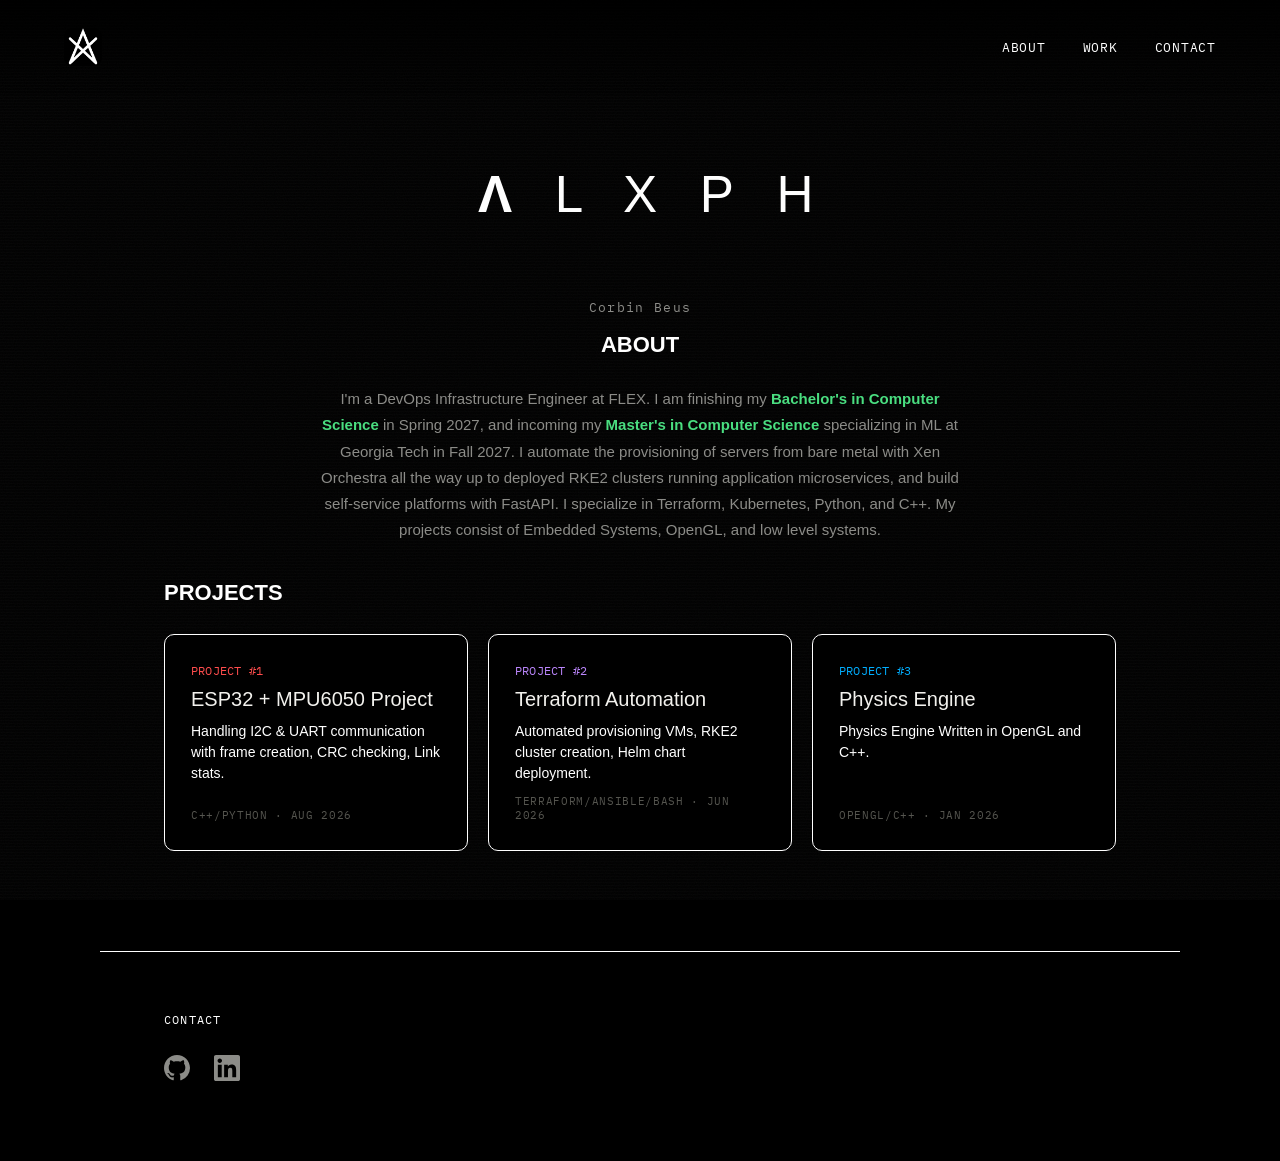
<file: index.html>
<!doctype html>
<html lang="en">
<head>
<meta charset="UTF-8">
<meta name="viewport" content="width=device-width, initial-scale=1.0">
<title>ΛLXPH</title>
<meta name="description" content="ΛLXPH — selected work">
<link rel="icon" href="assets/alephstar_preview.png" type="image/png">
<link rel="preconnect" href="https://fonts.googleapis.com">
<link rel="preconnect" href="https://fonts.gstatic.com" crossorigin>
<link href="https://fonts.googleapis.com/css2?family=IBM+Plex+Mono:wght@400;500&display=swap" rel="stylesheet">
<link rel="stylesheet" href="style.css">
</head>
<body>

<div class="scanlines" aria-hidden="true"></div>
<div class="grain" aria-hidden="true"></div>

<header class="site-header">
  <a href="index.html" class="mark"><img src="assets/alephstar_preview.png" alt="ALEPHSTAR" class="mark-logo"></a>
  <nav>
    <a href="#about">About</a>
    <a href="#work">Work</a>
    <a href="#contact">Contact</a>
  </nav>
</header>

<section class="hero" id="top">
  <div class="hero-logo-wrap">
    <svg class="hero-logo" id="heroLogo" viewBox="0 0 1200 400" xmlns="http://www.w3.org/2000/svg" role="img" aria-label="ΛLXPH">
      <text y="240" font-family="Helvetica Neue, Arial, sans-serif" font-size="120" fill="#FFFFFF">
        <tspan x="220" font-weight="700">&#923;</tspan>
        <tspan x="400" font-weight="200">L</tspan>
        <tspan x="560" font-weight="200">X</tspan>
        <tspan x="740" font-weight="200">P</tspan>
        <tspan x="920" font-weight="200">H</tspan>
      </text>
    </svg>
    <div class="shooting-star" aria-hidden="true">
      <svg class="star-trail-svg" viewBox="0 0 900 200" preserveAspectRatio="none">
        <path class="star-trail-path" d="M0,120 C250,-30 650,-40 900,60" pathLength="100" />
      </svg>
      <svg class="star-burst-svg" viewBox="-16 -16 32 32">
        <line x1="0" y1="-13" x2="0" y2="13" />
        <line x1="-11.3" y1="-6.5" x2="11.3" y2="6.5" />
        <line x1="-11.3" y1="6.5" x2="11.3" y2="-6.5" />
      </svg>
    </div>
  </div>
  <p class="hero-subtitle">Corbin Beus</p>
</section>

<main>
  <section class="about" id="about">
    <p class="section-label section-title">About</p>

    <p class="about-lead">
      I'm a DevOps Infrastructure Engineer at FLEX. I am finishing my
      <span class="about-highlight">Bachelor's in Computer Science</span> in Spring 2027, and incoming my
      <span class="about-highlight">Master's in Computer Science</span> specializing in ML at Georgia
      Tech in Fall 2027. I automate
      the provisioning of servers from bare metal with Xen Orchestra all the way up to deployed
      RKE2 clusters running application microservices, and build self-service platforms with FastAPI.
      I specialize in Terraform, Kubernetes, Python, and C++. My projects consist of Embedded Systems,
      OpenGL, and low level systems.
    </p>
  </section>

  <section class="work" id="work">
    <p class="section-label section-title">Projects</p>

    <div class="grid" id="grid">

      <a class="card card-red" href="project-esp32-mpu6050.html" data-reveal>
        <p class="card-path">Project #1</p>
        <h3 class="card-title">ESP32 + MPU6050 Project</h3>
        <p class="card-desc">Handling I2C & UART communication with frame creation, CRC checking, Link stats.</p>
        <span class="card-tag">C++/Python &middot; Aug 2026</span>
      </a>

      <a class="card card-purple" href="project-terraform-automation.html" data-reveal>
        <p class="card-path">Project #2</p>
        <h3 class="card-title">Terraform Automation</h3>
        <p class="card-desc">Automated provisioning VMs, RKE2 cluster creation, Helm chart deployment.</p>
        <span class="card-tag">Terraform/Ansible/Bash &middot; Jun 2026</span>
      </a>

      <a class="card" href="project-physics-engine.html" data-reveal>
        <p class="card-path">Project #3</p>
        <h3 class="card-title">Physics Engine</h3>
        <p class="card-desc">Physics Engine Written in OpenGL and C++.</p>
        <span class="card-tag">OpenGL/C++ &middot; Jan 2026</span>
      </a>

    </div>
  </section>
</main>

<footer id="contact">
  <p class="section-label">Contact</p>
  <div class="socials">
    <a href="https://github.com/PhysicistsOfDoom" target="_blank" rel="noopener" aria-label="GitHub">
      <svg viewBox="0 0 24 24" width="26" height="26" fill="currentColor" aria-hidden="true">
        <path d="M12 0C5.37 0 0 5.37 0 12c0 5.31 3.435 9.795 8.205 11.385.6.105.825-.255.825-.57 0-.285-.015-1.23-.015-2.235-3.015.555-3.795-.735-4.035-1.41-.135-.345-.72-1.41-1.23-1.695-.42-.225-1.02-.78-.015-.795.945-.015 1.62.87 1.845 1.23 1.08 1.815 2.805 1.305 3.495.99.105-.78.42-1.305.765-1.605-2.67-.3-5.46-1.335-5.46-5.925 0-1.305.465-2.385 1.23-3.225-.12-.3-.535-1.53.12-3.18 0 0 1.005-.315 3.3 1.23.96-.27 1.98-.405 3-.405s2.04.135 3 .405c2.295-1.56 3.3-1.23 3.3-1.23.66 1.65.24 2.88.12 3.18.765.84 1.23 1.905 1.23 3.225 0 4.605-2.805 5.625-5.475 5.925.435.375.81 1.095.81 2.22 0 1.605-.015 2.895-.015 3.3 0 .315.225.69.825.57A12.02 12.02 0 0024 12c0-6.63-5.37-12-12-12z"/>
      </svg>
    </a>
    <a href="https://www.linkedin.com/in/corbin-beus-a32230253/" target="_blank" rel="noopener" aria-label="LinkedIn">
      <svg viewBox="0 0 24 24" width="26" height="26" fill="currentColor" aria-hidden="true">
        <path d="M20.447 20.452h-3.554v-5.569c0-1.328-.027-3.037-1.852-3.037-1.853 0-2.136 1.445-2.136 2.939v5.667H9.351V9h3.414v1.561h.046c.477-.9 1.637-1.85 3.37-1.85 3.601 0 4.267 2.37 4.267 5.455v6.286zM5.337 7.433c-1.144 0-2.063-.926-2.063-2.065 0-1.138.92-2.063 2.063-2.063 1.14 0 2.064.925 2.064 2.063 0 1.139-.925 2.065-2.064 2.065zm1.782 13.019H3.555V9h3.564v11.452zM22.225 0H1.771C.792 0 0 .774 0 1.729v20.542C0 23.227.792 24 1.771 24h20.451C23.2 24 24 23.227 24 22.271V1.729C24 .774 23.2 0 22.222 0h.003z"/>
      </svg>
    </a>
  </div>
</footer>

<script src="script.js"></script>
</body>
</html>
</file>
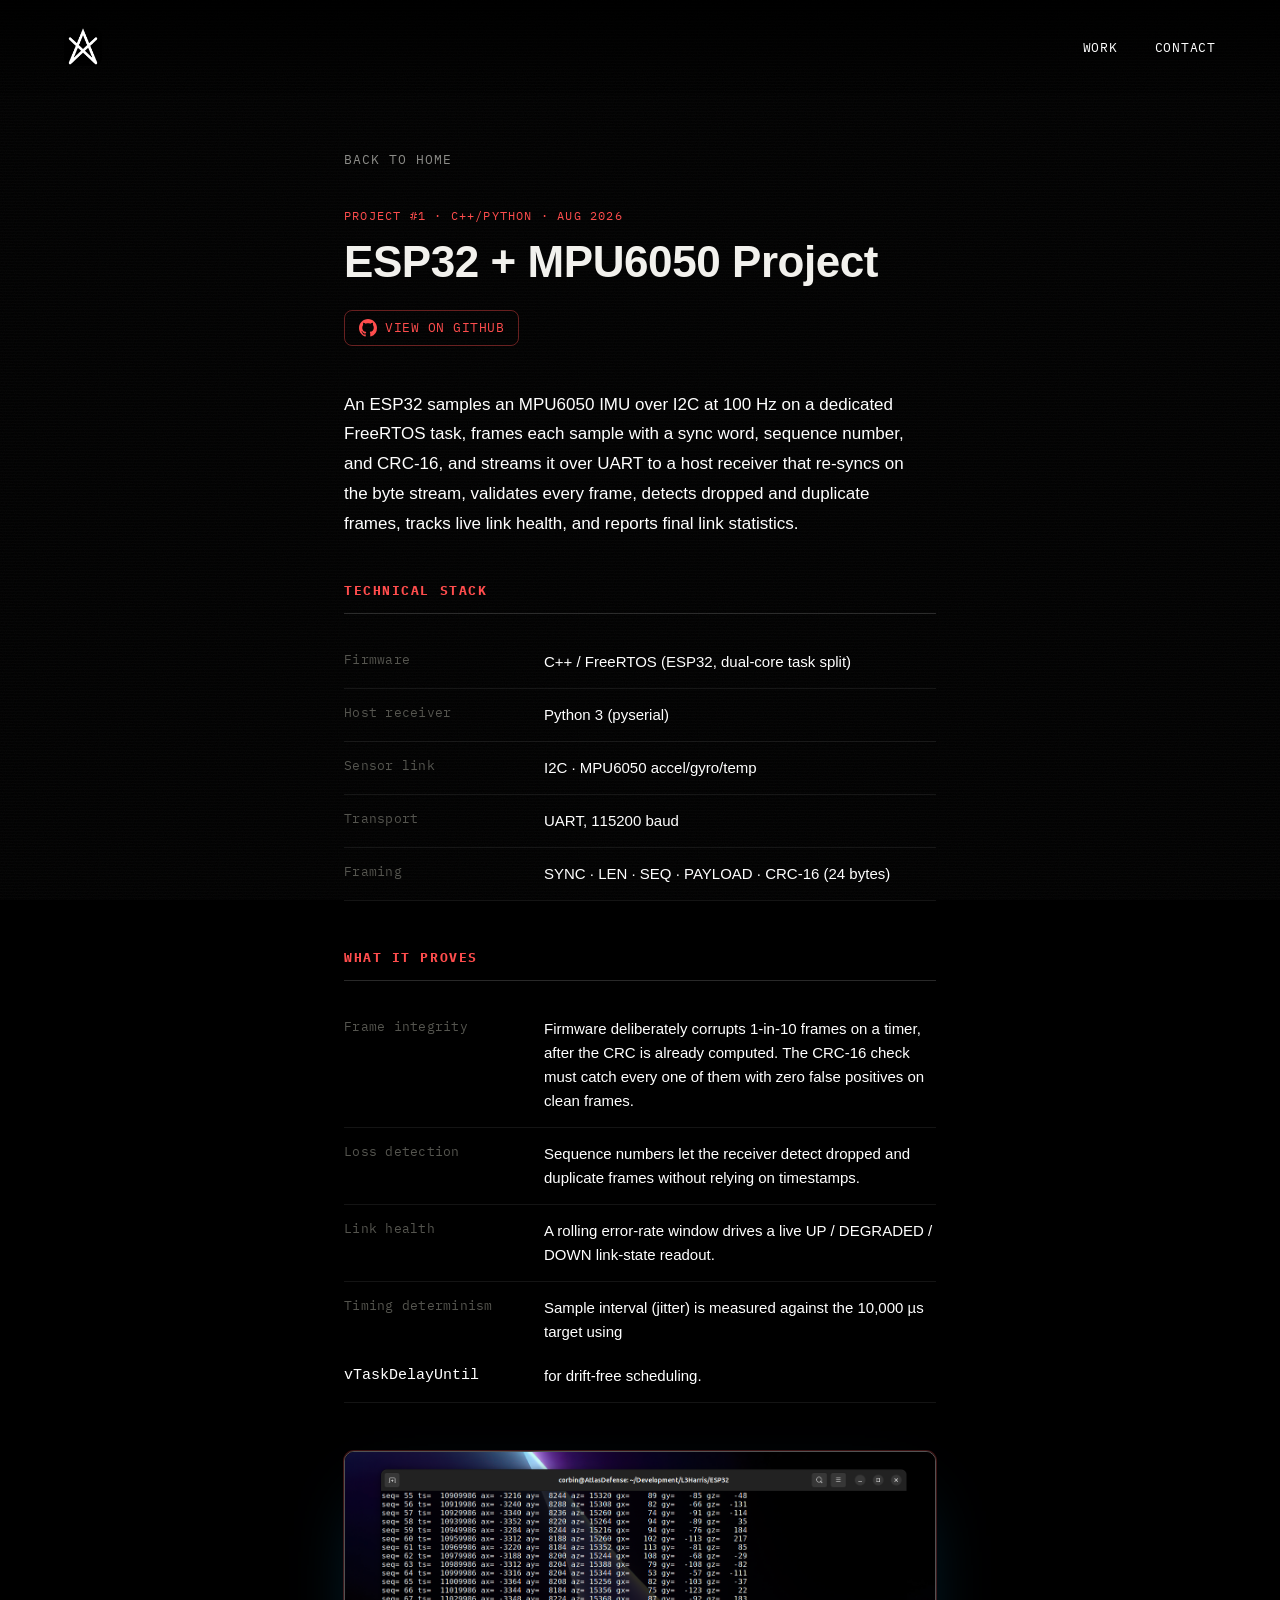
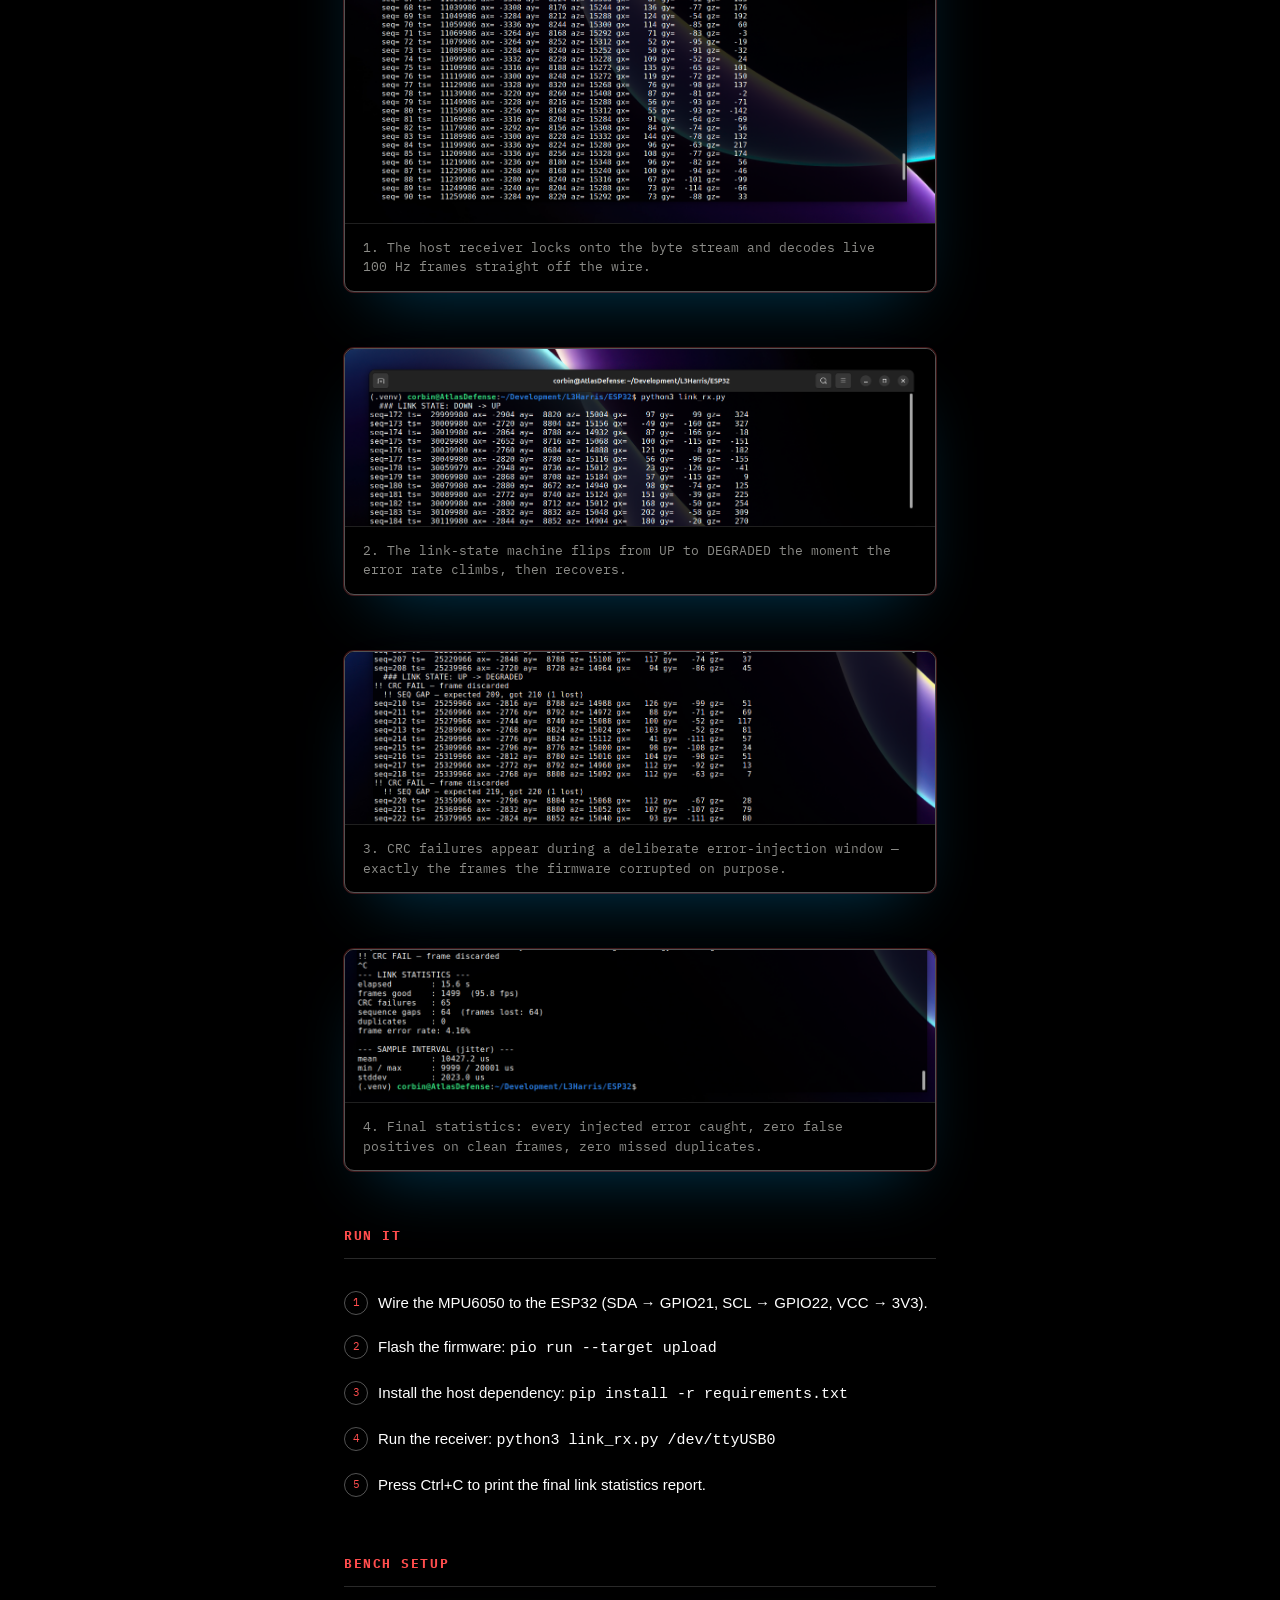
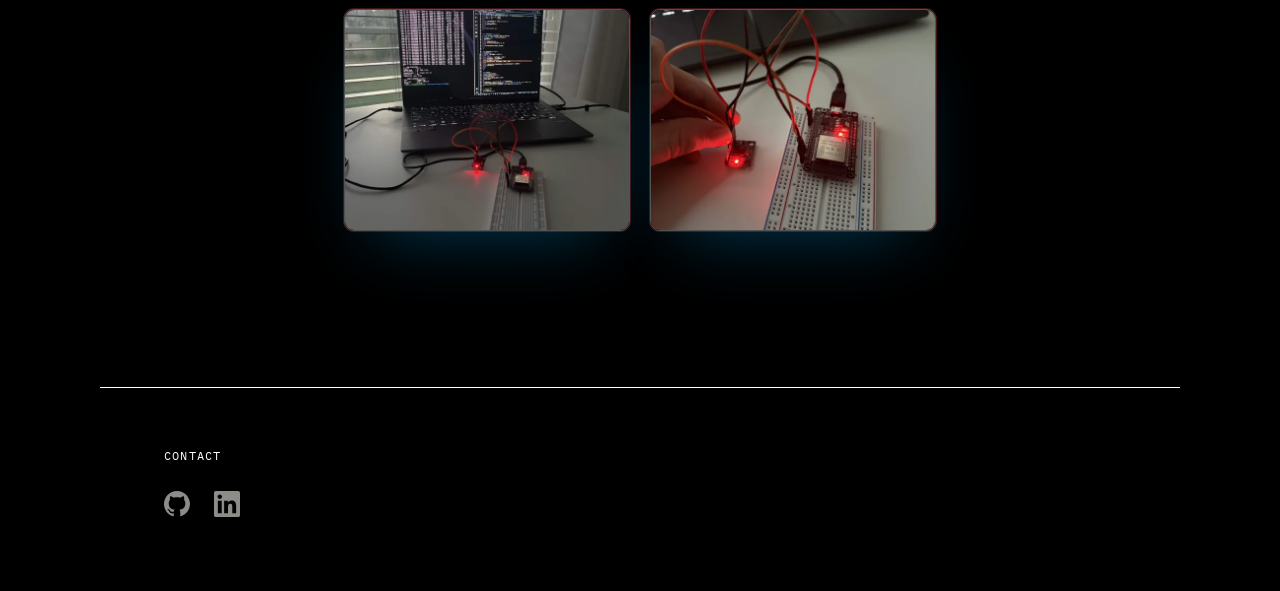
<file: project-esp32-mpu6050.html>
<!doctype html>
<html lang="en">
<head>
<meta charset="UTF-8">
<meta name="viewport" content="width=device-width, initial-scale=1.0">
<title>ESP32 + MPU6050 Project — ΛLXPH</title>
<meta name="description" content="Handling I2C & UART communication with frame creation, CRC checking, Link stats">
<link rel="icon" href="assets/alephstar_preview.png" type="image/png">
<link rel="preconnect" href="https://fonts.googleapis.com">
<link rel="preconnect" href="https://fonts.gstatic.com" crossorigin>
<link href="https://fonts.googleapis.com/css2?family=IBM+Plex+Mono:wght@400;500&display=swap" rel="stylesheet">
<link rel="stylesheet" href="style.css">
</head>
<body>

<div class="scanlines" aria-hidden="true"></div>
<div class="grain" aria-hidden="true"></div>

<header class="site-header">
  <a href="index.html" class="mark"><img src="assets/alephstar_preview.png" alt="ALEPHSTAR" class="mark-logo"></a>
  <nav>
    <a href="index.html#work">Work</a>
    <a href="index.html#contact">Contact</a>
  </nav>
</header>

<main class="doc doc-red">
  <a href="index.html" class="doc-back">Back to Home</a>

  <p class="doc-eyebrow">Project #1 &middot; C++/Python &middot; Aug 2026</p>
  <h1 class="doc-title">ESP32 + MPU6050 Project</h1>

  <a class="doc-repo-link" href="https://github.com/PhysicistsOfDoom/ESP32-MPU6050" target="_blank" rel="noopener">
    <svg viewBox="0 0 24 24" width="18" height="18" fill="currentColor" aria-hidden="true">
      <path d="M12 0C5.37 0 0 5.37 0 12c0 5.31 3.435 9.795 8.205 11.385.6.105.825-.255.825-.57 0-.285-.015-1.23-.015-2.235-3.015.555-3.795-.735-4.035-1.41-.135-.345-.72-1.41-1.23-1.695-.42-.225-1.02-.78-.015-.795.945-.015 1.62.87 1.845 1.23 1.08 1.815 2.805 1.305 3.495.99.105-.78.42-1.305.765-1.605-2.67-.3-5.46-1.335-5.46-5.925 0-1.305.465-2.385 1.23-3.225-.12-.3-.535-1.53.12-3.18 0 0 1.005-.315 3.3 1.23.96-.27 1.98-.405 3-.405s2.04.135 3 .405c2.295-1.56 3.3-1.23 3.3-1.23.66 1.65.24 2.88.12 3.18.765.84 1.23 1.905 1.23 3.225 0 4.605-2.805 5.625-5.475 5.925.435.375.81 1.095.81 2.22 0 1.605-.015 2.895-.015 3.3 0 .315.225.69.825.57A12.02 12.02 0 0024 12c0-6.63-5.37-12-12-12z"/>
    </svg>
    View on GitHub
  </a>

  <p class="doc-lead">
    An ESP32 samples an MPU6050 IMU over I2C at 100&nbsp;Hz on a dedicated FreeRTOS task,
    frames each sample with a sync word, sequence number, and CRC&#8209;16, and streams it
    over UART to a host receiver that re&#8209;syncs on the byte stream, validates every
    frame, detects dropped and duplicate frames, tracks live link health, and reports
    final link statistics.
  </p>

  <section class="doc-section">
    <h2>Technical Stack</h2>
    <ul>
      <li><span>Firmware</span>C++ / FreeRTOS (ESP32, dual-core task split)</li>
      <li><span>Host receiver</span>Python 3 (pyserial)</li>
      <li><span>Sensor link</span>I2C &middot; MPU6050 accel/gyro/temp</li>
      <li><span>Transport</span>UART, 115200 baud</li>
      <li><span>Framing</span>SYNC &middot; LEN &middot; SEQ &middot; PAYLOAD &middot; CRC&#8209;16 (24 bytes)</li>
    </ul>
  </section>

  <section class="doc-section">
    <h2>What It Proves</h2>
    <ul>
      <li><span>Frame integrity</span>Firmware deliberately corrupts 1-in-10 frames on a timer, after the CRC is already computed. The CRC-16 check must catch every one of them with zero false positives on clean frames.</li>
      <li><span>Loss detection</span>Sequence numbers let the receiver detect dropped and duplicate frames without relying on timestamps.</li>
      <li><span>Link health</span>A rolling error-rate window drives a live UP / DEGRADED / DOWN link-state readout.</li>
      <li><span>Timing determinism</span>Sample interval (jitter) is measured against the 10,000&nbsp;&micro;s target using <code>vTaskDelayUntil</code> for drift-free scheduling.</li>
    </ul>
  </section>

  <figure class="doc-figure">
    <img src="assets/esp32-pyserial-output.png" alt="Terminal output of the Python receiver decoding live frames from the ESP32">
    <figcaption>1. The host receiver locks onto the byte stream and decodes live 100&nbsp;Hz frames straight off the wire.</figcaption>
  </figure>

  <figure class="doc-figure">
    <img src="assets/esp32-link-state.png" alt="Terminal showing the link state machine transitioning between UP, DEGRADED, and DOWN">
    <figcaption>2. The link-state machine flips from UP to DEGRADED the moment the error rate climbs, then recovers.</figcaption>
  </figure>

  <figure class="doc-figure">
    <img src="assets/esp32-intentional-degrade.png" alt="Terminal showing CRC failures during a deliberate error-injection window">
    <figcaption>3. CRC failures appear during a deliberate error-injection window &mdash; exactly the frames the firmware corrupted on purpose.</figcaption>
  </figure>

  <figure class="doc-figure">
    <img src="assets/esp32-successful-tests.png" alt="Final link statistics report showing frame counts, CRC failure rate, sequence gaps, and jitter">
    <figcaption>4. Final statistics: every injected error caught, zero false positives on clean frames, zero missed duplicates.</figcaption>
  </figure>

  <section class="doc-section">
    <h2>Run It</h2>
    <ol>
      <li>Wire the MPU6050 to the ESP32 (SDA &rarr; GPIO21, SCL &rarr; GPIO22, VCC &rarr; 3V3).</li>
      <li>Flash the firmware: <code>pio run --target upload</code></li>
      <li>Install the host dependency: <code>pip install -r requirements.txt</code></li>
      <li>Run the receiver: <code>python3 link_rx.py /dev/ttyUSB0</code></li>
      <li>Press Ctrl+C to print the final link statistics report.</li>
    </ol>
  </section>

  <section class="doc-section">
    <h2>Bench Setup</h2>
    <div class="doc-figure-row">
      <figure class="doc-figure">
        <img src="assets/esp32-fullview.png" alt="Full bench setup: ESP32 and MPU6050 on a breadboard wired to a laptop running the link receiver and firmware source">
      </figure>
      <figure class="doc-figure">
        <img src="assets/esp32-closeup.png" alt="Closeup of the MPU6050 breakout board wired to the ESP32 devkit on the breadboard">
      </figure>
    </div>
  </section>
</main>

<footer id="contact">
  <p class="section-label">Contact</p>
  <div class="socials">
    <a href="https://github.com/PhysicistsOfDoom" target="_blank" rel="noopener" aria-label="GitHub">
      <svg viewBox="0 0 24 24" width="26" height="26" fill="currentColor" aria-hidden="true">
        <path d="M12 0C5.37 0 0 5.37 0 12c0 5.31 3.435 9.795 8.205 11.385.6.105.825-.255.825-.57 0-.285-.015-1.23-.015-2.235-3.015.555-3.795-.735-4.035-1.41-.135-.345-.72-1.41-1.23-1.695-.42-.225-1.02-.78-.015-.795.945-.015 1.62.87 1.845 1.23 1.08 1.815 2.805 1.305 3.495.99.105-.78.42-1.305.765-1.605-2.67-.3-5.46-1.335-5.46-5.925 0-1.305.465-2.385 1.23-3.225-.12-.3-.535-1.53.12-3.18 0 0 1.005-.315 3.3 1.23.96-.27 1.98-.405 3-.405s2.04.135 3 .405c2.295-1.56 3.3-1.23 3.3-1.23.66 1.65.24 2.88.12 3.18.765.84 1.23 1.905 1.23 3.225 0 4.605-2.805 5.625-5.475 5.925.435.375.81 1.095.81 2.22 0 1.605-.015 2.895-.015 3.3 0 .315.225.69.825.57A12.02 12.02 0 0024 12c0-6.63-5.37-12-12-12z"/>
      </svg>
    </a>
    <a href="https://www.linkedin.com/in/corbin-beus-a32230253/" target="_blank" rel="noopener" aria-label="LinkedIn">
      <svg viewBox="0 0 24 24" width="26" height="26" fill="currentColor" aria-hidden="true">
        <path d="M20.447 20.452h-3.554v-5.569c0-1.328-.027-3.037-1.852-3.037-1.853 0-2.136 1.445-2.136 2.939v5.667H9.351V9h3.414v1.561h.046c.477-.9 1.637-1.85 3.37-1.85 3.601 0 4.267 2.37 4.267 5.455v6.286zM5.337 7.433c-1.144 0-2.063-.926-2.063-2.065 0-1.138.92-2.063 2.063-2.063 1.14 0 2.064.925 2.064 2.063 0 1.139-.925 2.065-2.064 2.065zm1.782 13.019H3.555V9h3.564v11.452zM22.225 0H1.771C.792 0 0 .774 0 1.729v20.542C0 23.227.792 24 1.771 24h20.451C23.2 24 24 23.227 24 22.271V1.729C24 .774 23.2 0 22.222 0h.003z"/>
      </svg>
    </a>
  </div>
</footer>

<script src="script.js"></script>
</body>
</html>
</file>
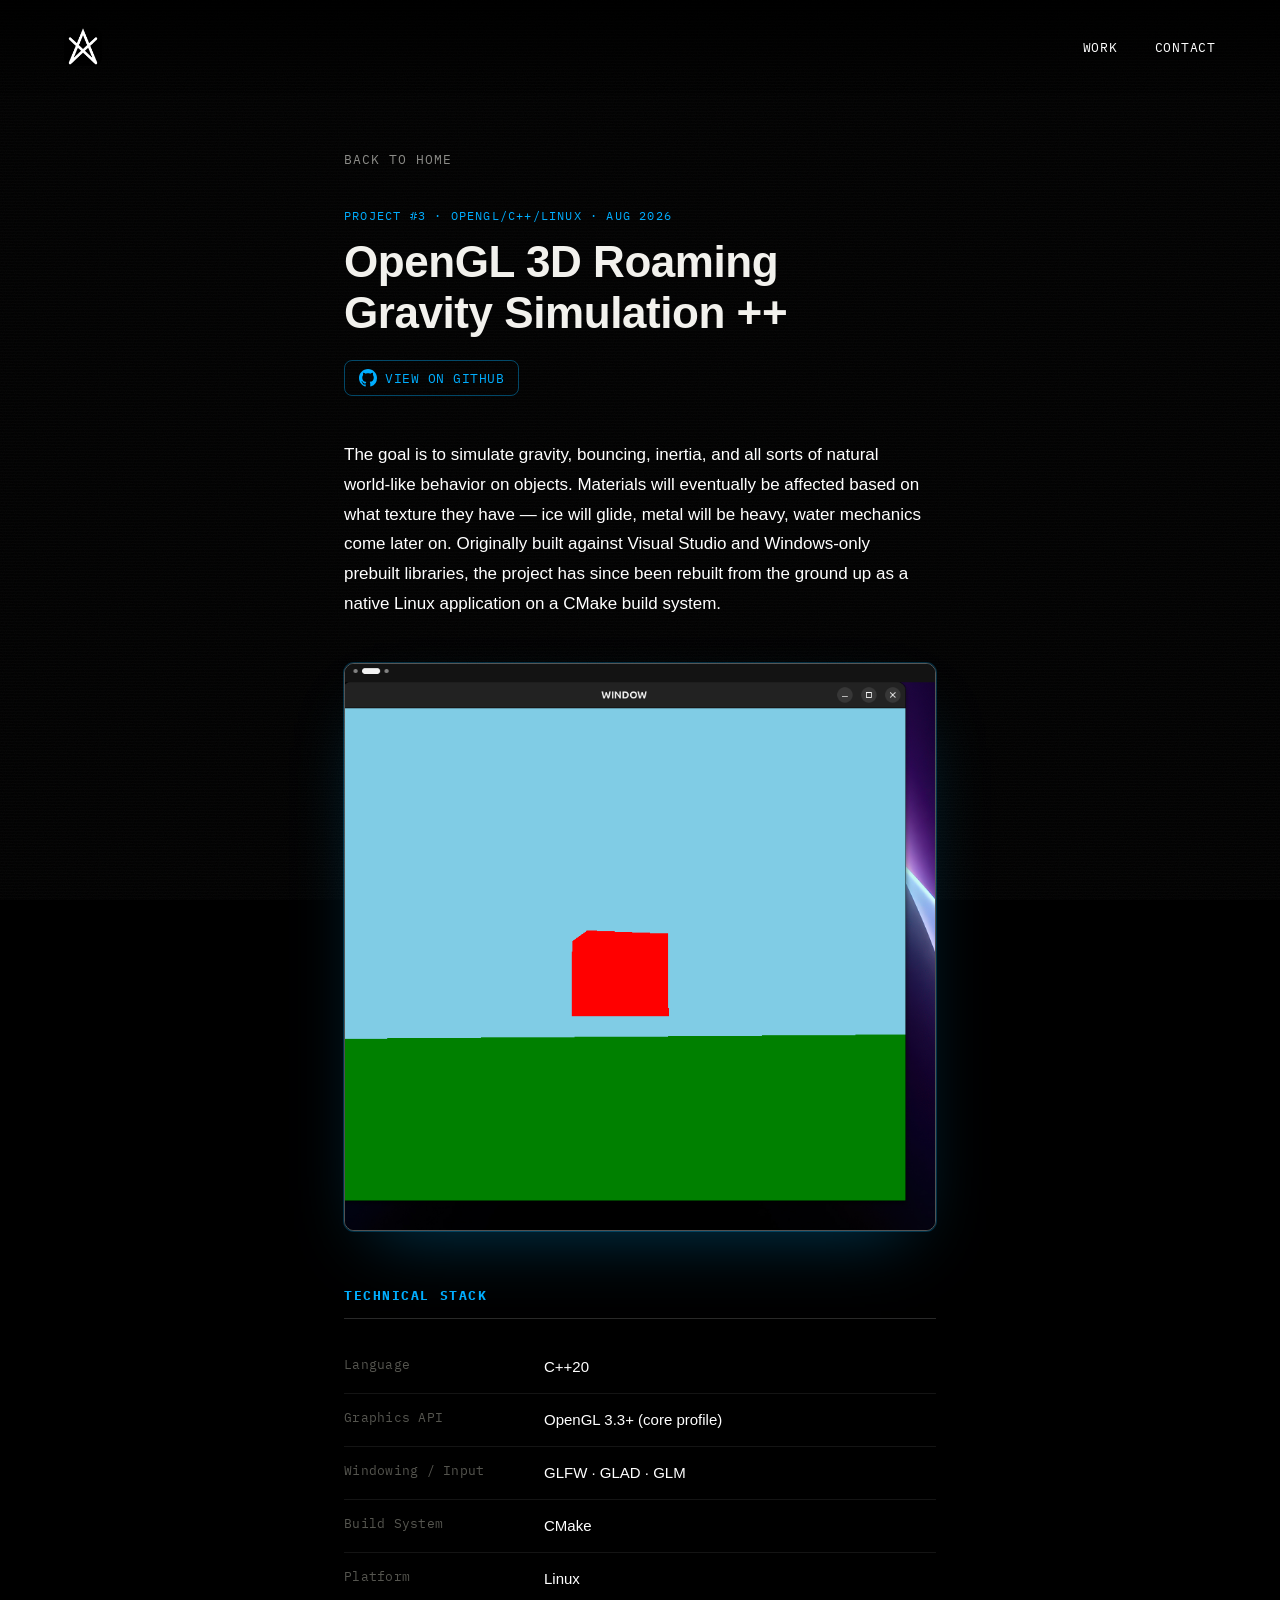
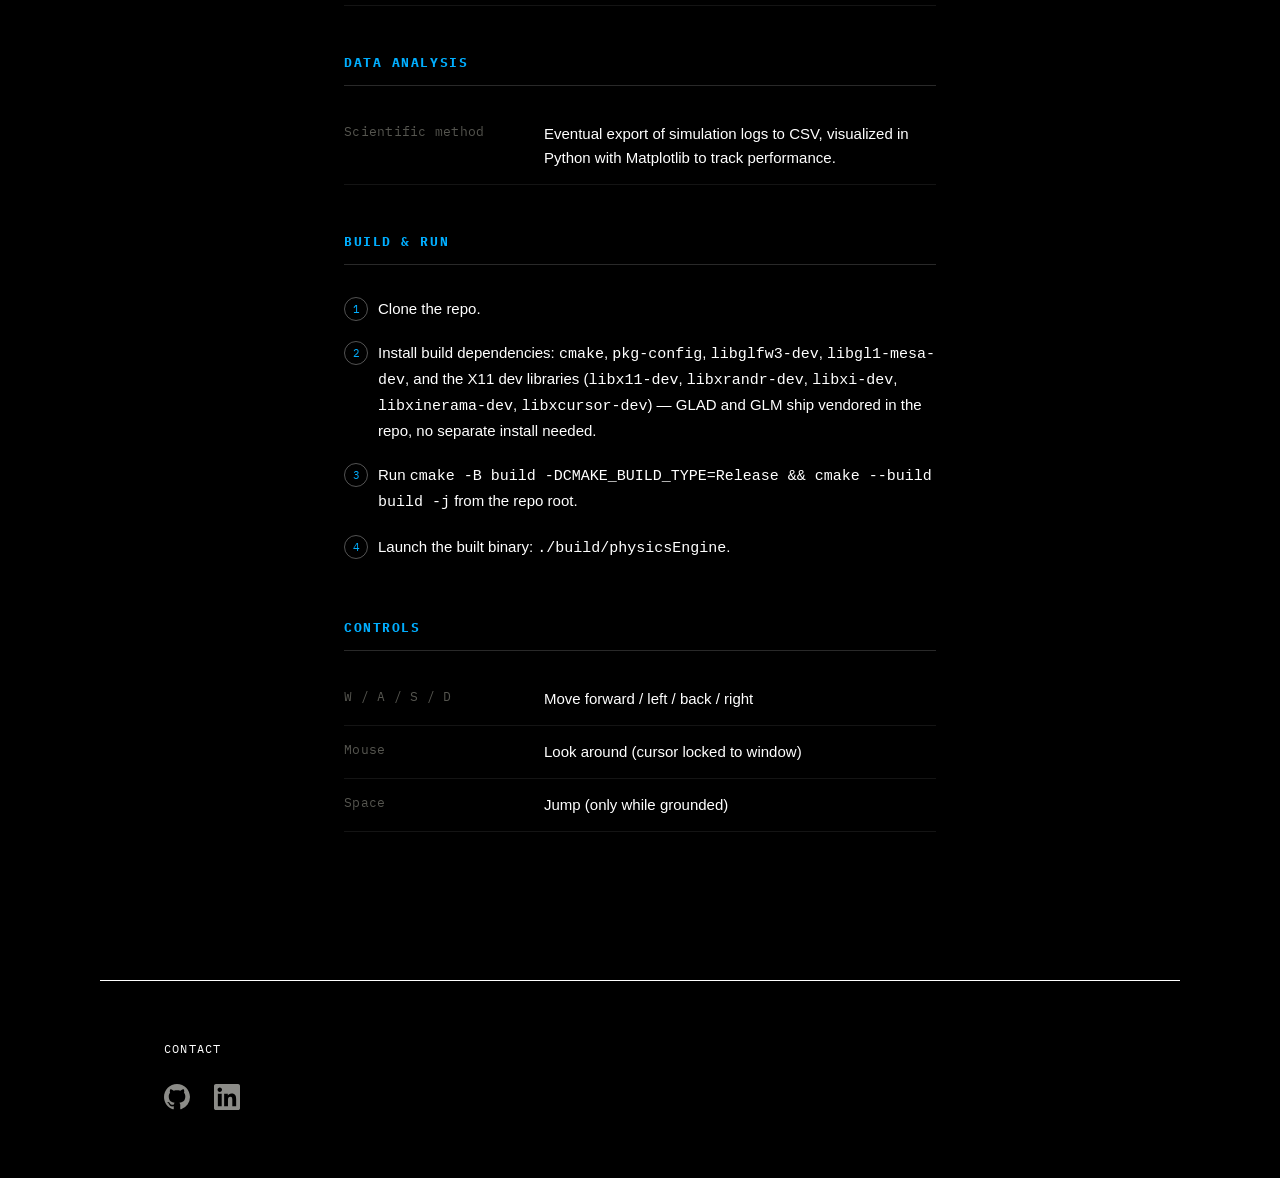
<file: project-physics-engine.html>
<!doctype html>
<html lang="en">
<head>
<meta charset="UTF-8">
<meta name="viewport" content="width=device-width, initial-scale=1.0">
<title>Physics Engine — ΛLXPH</title>
<meta name="description" content="OpenGL 3D Roaming Gravity Simulation ++">
<link rel="icon" href="assets/alephstar_preview.png" type="image/png">
<link rel="preconnect" href="https://fonts.googleapis.com">
<link rel="preconnect" href="https://fonts.gstatic.com" crossorigin>
<link href="https://fonts.googleapis.com/css2?family=IBM+Plex+Mono:wght@400;500&display=swap" rel="stylesheet">
<link rel="stylesheet" href="style.css">
</head>
<body>

<div class="scanlines" aria-hidden="true"></div>
<div class="grain" aria-hidden="true"></div>

<header class="site-header">
  <a href="index.html" class="mark"><img src="assets/alephstar_preview.png" alt="ALEPHSTAR" class="mark-logo"></a>
  <nav>
    <a href="index.html#work">Work</a>
    <a href="index.html#contact">Contact</a>
  </nav>
</header>

<main class="doc">
  <a href="index.html" class="doc-back">Back to Home</a>

  <p class="doc-eyebrow">Project #3 &middot; OpenGL/C++/Linux &middot; Aug 2026</p>
  <h1 class="doc-title">OpenGL 3D Roaming Gravity Simulation ++</h1>

  <a class="doc-repo-link" href="https://github.com/PhysicistsOfDoom/PhysicsEngine" target="_blank" rel="noopener">
    <svg viewBox="0 0 24 24" width="18" height="18" fill="currentColor" aria-hidden="true">
      <path d="M12 0C5.37 0 0 5.37 0 12c0 5.31 3.435 9.795 8.205 11.385.6.105.825-.255.825-.57 0-.285-.015-1.23-.015-2.235-3.015.555-3.795-.735-4.035-1.41-.135-.345-.72-1.41-1.23-1.695-.42-.225-1.02-.78-.015-.795.945-.015 1.62.87 1.845 1.23 1.08 1.815 2.805 1.305 3.495.99.105-.78.42-1.305.765-1.605-2.67-.3-5.46-1.335-5.46-5.925 0-1.305.465-2.385 1.23-3.225-.12-.3-.535-1.53.12-3.18 0 0 1.005-.315 3.3 1.23.96-.27 1.98-.405 3-.405s2.04.135 3 .405c2.295-1.56 3.3-1.23 3.3-1.23.66 1.65.24 2.88.12 3.18.765.84 1.23 1.905 1.23 3.225 0 4.605-2.805 5.625-5.475 5.925.435.375.81 1.095.81 2.22 0 1.605-.015 2.895-.015 3.3 0 .315.225.69.825.57A12.02 12.02 0 0024 12c0-6.63-5.37-12-12-12z"/>
    </svg>
    View on GitHub
  </a>

  <p class="doc-lead">
    The goal is to simulate gravity, bouncing, inertia, and all sorts of natural
    world&#8209;like behavior on objects. Materials will eventually be affected based
    on what texture they have &mdash; ice will glide, metal will be heavy, water
    mechanics come later on. Originally built against Visual Studio and Windows-only
    prebuilt libraries, the project has since been rebuilt from the ground up as a
    native Linux application on a CMake build system.
  </p>

  <figure class="doc-figure">
    <img src="assets/physics-engine-screenshot.png" alt="Red cube resting on a green plane under a blue sky, rendered in the OpenGL simulation window running natively on Linux">
  </figure>

  <section class="doc-section">
    <h2>Technical Stack</h2>
    <ul>
      <li><span>Language</span>C++20</li>
      <li><span>Graphics API</span>OpenGL 3.3+ (core profile)</li>
      <li><span>Windowing / Input</span>GLFW &middot; GLAD &middot; GLM</li>
      <li><span>Build System</span>CMake</li>
      <li><span>Platform</span>Linux</li>
    </ul>
  </section>

  <section class="doc-section">
    <h2>Data Analysis</h2>
    <ul>
      <li><span>Scientific method</span>Eventual export of simulation logs to CSV, visualized in Python with Matplotlib to track performance.</li>
    </ul>
  </section>

  <section class="doc-section">
    <h2>Build &amp; Run</h2>
    <ol>
      <li>Clone the repo.</li>
      <li>Install build dependencies: <code>cmake</code>, <code>pkg-config</code>, <code>libglfw3-dev</code>, <code>libgl1-mesa-dev</code>, and the X11 dev libraries (<code>libx11-dev</code>, <code>libxrandr-dev</code>, <code>libxi-dev</code>, <code>libxinerama-dev</code>, <code>libxcursor-dev</code>) &mdash; GLAD and GLM ship vendored in the repo, no separate install needed.</li>
      <li>Run <code>cmake -B build -DCMAKE_BUILD_TYPE=Release &amp;&amp; cmake --build build -j</code> from the repo root.</li>
      <li>Launch the built binary: <code>./build/physicsEngine</code>.</li>
    </ol>
  </section>

  <section class="doc-section">
    <h2>Controls</h2>
    <ul>
      <li><span>W / A / S / D</span>Move forward / left / back / right</li>
      <li><span>Mouse</span>Look around (cursor locked to window)</li>
      <li><span>Space</span>Jump (only while grounded)</li>
    </ul>
  </section>
</main>

<footer id="contact">
  <p class="section-label">Contact</p>
  <div class="socials">
    <a href="https://github.com/PhysicistsOfDoom" target="_blank" rel="noopener" aria-label="GitHub">
      <svg viewBox="0 0 24 24" width="26" height="26" fill="currentColor" aria-hidden="true">
        <path d="M12 0C5.37 0 0 5.37 0 12c0 5.31 3.435 9.795 8.205 11.385.6.105.825-.255.825-.57 0-.285-.015-1.23-.015-2.235-3.015.555-3.795-.735-4.035-1.41-.135-.345-.72-1.41-1.23-1.695-.42-.225-1.02-.78-.015-.795.945-.015 1.62.87 1.845 1.23 1.08 1.815 2.805 1.305 3.495.99.105-.78.42-1.305.765-1.605-2.67-.3-5.46-1.335-5.46-5.925 0-1.305.465-2.385 1.23-3.225-.12-.3-.535-1.53.12-3.18 0 0 1.005-.315 3.3 1.23.96-.27 1.98-.405 3-.405s2.04.135 3 .405c2.295-1.56 3.3-1.23 3.3-1.23.66 1.65.24 2.88.12 3.18.765.84 1.23 1.905 1.23 3.225 0 4.605-2.805 5.625-5.475 5.925.435.375.81 1.095.81 2.22 0 1.605-.015 2.895-.015 3.3 0 .315.225.69.825.57A12.02 12.02 0 0024 12c0-6.63-5.37-12-12-12z"/>
      </svg>
    </a>
    <a href="https://www.linkedin.com/in/corbin-beus-a32230253/" target="_blank" rel="noopener" aria-label="LinkedIn">
      <svg viewBox="0 0 24 24" width="26" height="26" fill="currentColor" aria-hidden="true">
        <path d="M20.447 20.452h-3.554v-5.569c0-1.328-.027-3.037-1.852-3.037-1.853 0-2.136 1.445-2.136 2.939v5.667H9.351V9h3.414v1.561h.046c.477-.9 1.637-1.85 3.37-1.85 3.601 0 4.267 2.37 4.267 5.455v6.286zM5.337 7.433c-1.144 0-2.063-.926-2.063-2.065 0-1.138.92-2.063 2.063-2.063 1.14 0 2.064.925 2.064 2.063 0 1.139-.925 2.065-2.064 2.065zm1.782 13.019H3.555V9h3.564v11.452zM22.225 0H1.771C.792 0 0 .774 0 1.729v20.542C0 23.227.792 24 1.771 24h20.451C23.2 24 24 23.227 24 22.271V1.729C24 .774 23.2 0 22.222 0h.003z"/>
      </svg>
    </a>
  </div>
</footer>

<script src="script.js"></script>
</body>
</html>
</file>
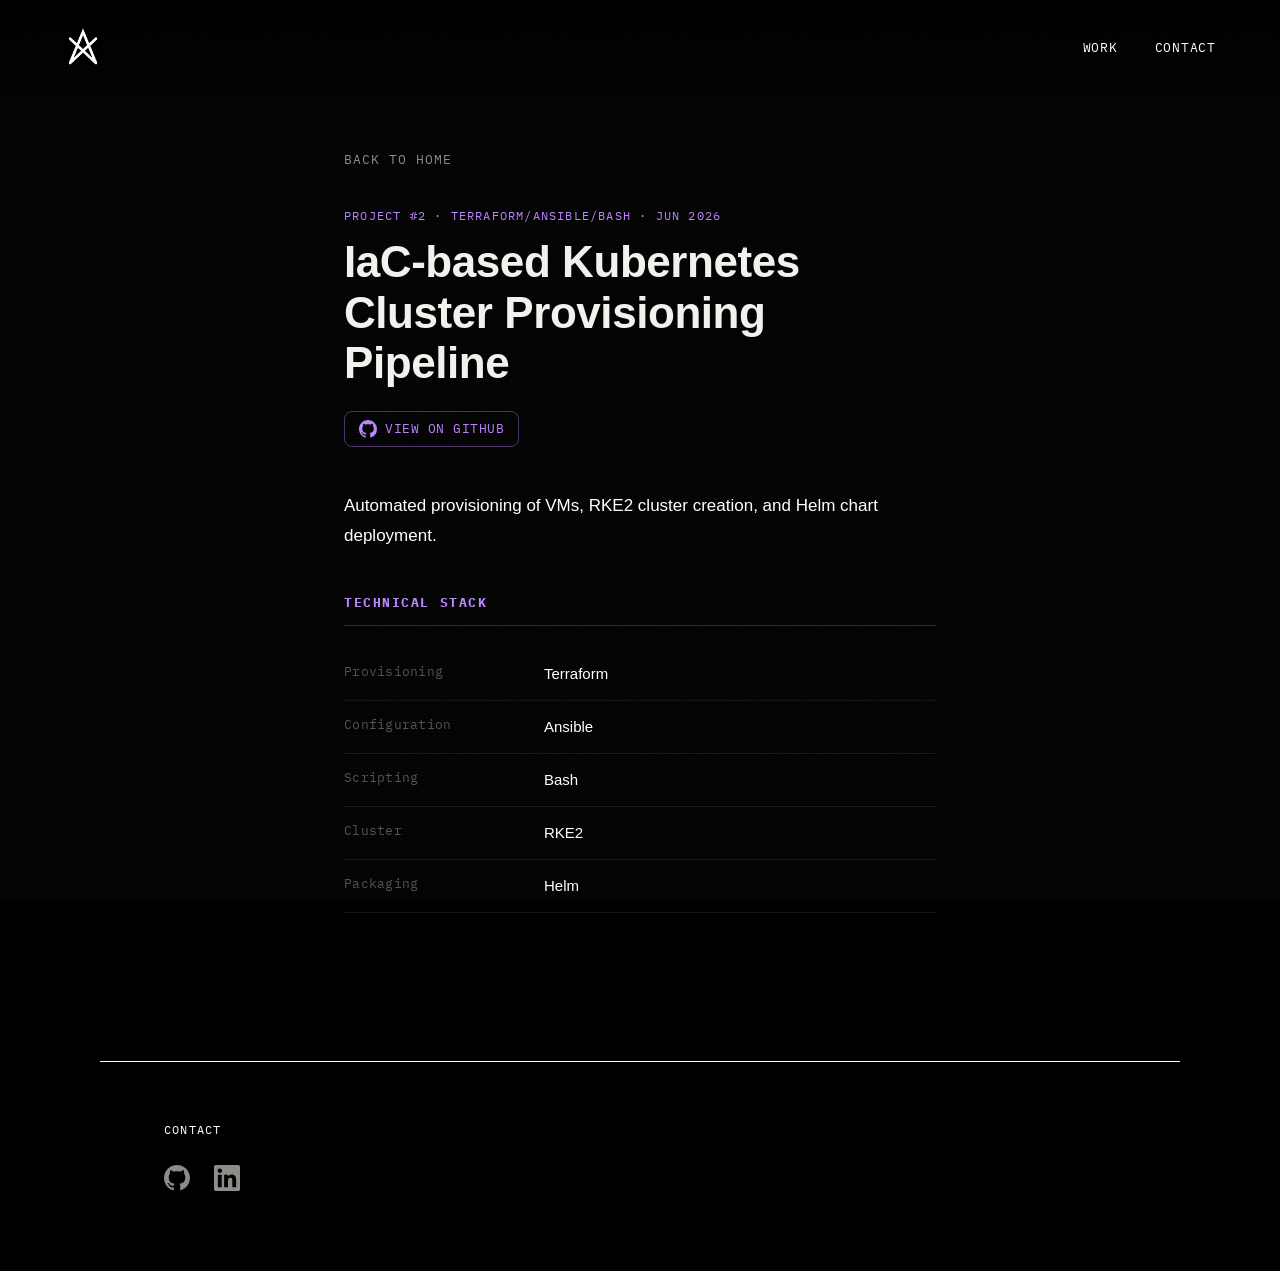
<file: project-terraform-automation.html>
<!doctype html>
<html lang="en">
<head>
<meta charset="UTF-8">
<meta name="viewport" content="width=device-width, initial-scale=1.0">
<title>Terraform Automation — ΛLXPH</title>
<meta name="description" content="Automated provisioning of VMs, RKE2 cluster creation, and Helm chart deployment">
<link rel="icon" href="assets/alephstar_preview.png" type="image/png">
<link rel="preconnect" href="https://fonts.googleapis.com">
<link rel="preconnect" href="https://fonts.gstatic.com" crossorigin>
<link href="https://fonts.googleapis.com/css2?family=IBM+Plex+Mono:wght@400;500&display=swap" rel="stylesheet">
<link rel="stylesheet" href="style.css">
</head>
<body>

<div class="scanlines" aria-hidden="true"></div>
<div class="grain" aria-hidden="true"></div>

<header class="site-header">
  <a href="index.html" class="mark"><img src="assets/alephstar_preview.png" alt="ALEPHSTAR" class="mark-logo"></a>
  <nav>
    <a href="index.html#work">Work</a>
    <a href="index.html#contact">Contact</a>
  </nav>
</header>

<main class="doc doc-purple">
  <a href="index.html" class="doc-back">Back to Home</a>

  <p class="doc-eyebrow">Project #2 &middot; Terraform/Ansible/Bash &middot; Jun 2026</p>
  <h1 class="doc-title">IaC-based Kubernetes Cluster Provisioning Pipeline</h1>

  <a class="doc-repo-link" href="https://github.com/PhysicistsOfDoom/Terraform-RKE2-Pipeline" target="_blank" rel="noopener">
    <svg viewBox="0 0 24 24" width="18" height="18" fill="currentColor" aria-hidden="true">
      <path d="M12 0C5.37 0 0 5.37 0 12c0 5.31 3.435 9.795 8.205 11.385.6.105.825-.255.825-.57 0-.285-.015-1.23-.015-2.235-3.015.555-3.795-.735-4.035-1.41-.135-.345-.72-1.41-1.23-1.695-.42-.225-1.02-.78-.015-.795.945-.015 1.62.87 1.845 1.23 1.08 1.815 2.805 1.305 3.495.99.105-.78.42-1.305.765-1.605-2.67-.3-5.46-1.335-5.46-5.925 0-1.305.465-2.385 1.23-3.225-.12-.3-.535-1.53.12-3.18 0 0 1.005-.315 3.3 1.23.96-.27 1.98-.405 3-.405s2.04.135 3 .405c2.295-1.56 3.3-1.23 3.3-1.23.66 1.65.24 2.88.12 3.18.765.84 1.23 1.905 1.23 3.225 0 4.605-2.805 5.625-5.475 5.925.435.375.81 1.095.81 2.22 0 1.605-.015 2.895-.015 3.3 0 .315.225.69.825.57A12.02 12.02 0 0024 12c0-6.63-5.37-12-12-12z"/>
    </svg>
    View on GitHub
  </a>

  <p class="doc-lead">
    Automated provisioning of VMs, RKE2 cluster creation, and Helm chart deployment.
  </p>

  <section class="doc-section">
    <h2>Technical Stack</h2>
    <ul>
      <li><span>Provisioning</span>Terraform</li>
      <li><span>Configuration</span>Ansible</li>
      <li><span>Scripting</span>Bash</li>
      <li><span>Cluster</span>RKE2</li>
      <li><span>Packaging</span>Helm</li>
    </ul>
  </section>
</main>

<footer id="contact">
  <p class="section-label">Contact</p>
  <div class="socials">
    <a href="https://github.com/PhysicistsOfDoom" target="_blank" rel="noopener" aria-label="GitHub">
      <svg viewBox="0 0 24 24" width="26" height="26" fill="currentColor" aria-hidden="true">
        <path d="M12 0C5.37 0 0 5.37 0 12c0 5.31 3.435 9.795 8.205 11.385.6.105.825-.255.825-.57 0-.285-.015-1.23-.015-2.235-3.015.555-3.795-.735-4.035-1.41-.135-.345-.72-1.41-1.23-1.695-.42-.225-1.02-.78-.015-.795.945-.015 1.62.87 1.845 1.23 1.08 1.815 2.805 1.305 3.495.99.105-.78.42-1.305.765-1.605-2.67-.3-5.46-1.335-5.46-5.925 0-1.305.465-2.385 1.23-3.225-.12-.3-.535-1.53.12-3.18 0 0 1.005-.315 3.3 1.23.96-.27 1.98-.405 3-.405s2.04.135 3 .405c2.295-1.56 3.3-1.23 3.3-1.23.66 1.65.24 2.88.12 3.18.765.84 1.23 1.905 1.23 3.225 0 4.605-2.805 5.625-5.475 5.925.435.375.81 1.095.81 2.22 0 1.605-.015 2.895-.015 3.3 0 .315.225.69.825.57A12.02 12.02 0 0024 12c0-6.63-5.37-12-12-12z"/>
      </svg>
    </a>
    <a href="https://www.linkedin.com/in/corbin-beus-a32230253/" target="_blank" rel="noopener" aria-label="LinkedIn">
      <svg viewBox="0 0 24 24" width="26" height="26" fill="currentColor" aria-hidden="true">
        <path d="M20.447 20.452h-3.554v-5.569c0-1.328-.027-3.037-1.852-3.037-1.853 0-2.136 1.445-2.136 2.939v5.667H9.351V9h3.414v1.561h.046c.477-.9 1.637-1.85 3.37-1.85 3.601 0 4.267 2.37 4.267 5.455v6.286zM5.337 7.433c-1.144 0-2.063-.926-2.063-2.065 0-1.138.92-2.063 2.063-2.063 1.14 0 2.064.925 2.064 2.063 0 1.139-.925 2.065-2.064 2.065zm1.782 13.019H3.555V9h3.564v11.452zM22.225 0H1.771C.792 0 0 .774 0 1.729v20.542C0 23.227.792 24 1.771 24h20.451C23.2 24 24 23.227 24 22.271V1.729C24 .774 23.2 0 22.222 0h.003z"/>
      </svg>
    </a>
  </div>
</footer>

<script src="script.js"></script>
</body>
</html>
</file>
<file: style.css>
/* ---------- tokens ---------- */
:root {
  --bg: #000000;
  --bg-elevated: #000000;
  --fg: #f2f1ed;
  --fg-dim: #8c8c88;
  --fg-faint: #55554f;
  --border: #232320;
  --border-hover: #3a3a35;
  --accent: #00AEFF;       /* cyber blue */
  --accent-soft: rgba(0, 174, 255, 0.24);
  --accent-glow: rgba(0, 174, 255, 0.7);
  --accent-border: rgba(0, 174, 255, 0.4);

  --font-display: -apple-system, BlinkMacSystemFont, 'Segoe UI', Roboto, Helvetica, Arial, sans-serif;
  --font-mono: 'IBM Plex Mono', ui-monospace, SFMono-Regular, Menlo, monospace;

  --container: 1080px;
}

* { box-sizing: border-box; }

html { scroll-behavior: smooth; }

body {
  margin: 0;
  background: var(--bg);
  color: var(--fg);
  font-family: var(--font-display);
  -webkit-font-smoothing: antialiased;
  overflow-x: hidden;
}

a { color: inherit; text-decoration: none; }

/* ---------- ambient texture ---------- */
.scanlines {
  position: fixed;
  inset: 0;
  pointer-events: none;
  z-index: 2;
  background: repeating-linear-gradient(
    to bottom,
    rgba(255, 255, 255, 0.012) 0px,
    rgba(255, 255, 255, 0.012) 1px,
    transparent 1px,
    transparent 3px
  );
  mix-blend-mode: screen;
}

.grain {
  position: fixed;
  inset: 0;
  pointer-events: none;
  z-index: 1;
  opacity: 0.035;
  background-image: url("data:image/svg+xml,%3Csvg xmlns='http://www.w3.org/2000/svg' width='120' height='120'%3E%3Cfilter id='n'%3E%3CfeTurbulence type='fractalNoise' baseFrequency='0.9' numOctaves='2' stitchTiles='stitch'/%3E%3C/filter%3E%3Crect width='100%25' height='100%25' filter='url(%23n)'/%3E%3C/svg%3E");
}

/* ---------- header ---------- */
.site-header {
  position: fixed;
  top: 0;
  left: 0;
  right: 0;
  z-index: 10;
  display: flex;
  align-items: center;
  justify-content: space-between;
  padding: 28px clamp(24px, 5vw, 64px);
  font-family: var(--font-mono);
  font-size: 13px;
  letter-spacing: 0.06em;
  background: linear-gradient(to bottom, rgba(0,0,0,0.85), transparent);
}

.site-header .mark {
  display: inline-flex;
  align-items: center;
}

.mark-logo {
  display: block;
  width: 38px;
  height: 38px;
  border-radius: 8px;
}

.site-header nav a {
  margin-left: 28px;
  color: #ffffff;
  text-transform: uppercase;
  transition: color 0.25s ease;
}

.site-header nav a:hover { color: var(--accent); }

/* ---------- hero ---------- */
.hero {
  position: relative;
  min-height: 36vh;
  display: flex;
  flex-direction: column;
  align-items: center;
  justify-content: flex-start;
  text-align: center;
  padding: 110px 24px 0;
  overflow: hidden;
}

.hero-logo {
  position: relative;
  display: block;
  width: clamp(320px, 40vw, 640px);
  height: auto;
  opacity: 0;
  transform: translateY(8px);
  transition: opacity 1.4s ease, transform 1.4s ease;
}

.hero-logo.in {
  opacity: 1;
  transform: translateY(0);
}

.hero-logo-wrap {
  position: relative;
  display: inline-block;
}

.shooting-star {
  /* anchored to the H glyph itself (viewBox 1200x400, H cap-top ~y=154, H right edge ~x=1030) —
     not the SVG's full bounding box, which has a lot of empty margin above the letters */
  position: absolute;
  top: 35%;
  right: 11%;
  width: 1px;
  height: 1px;
  pointer-events: none;
  z-index: 4;
}

.star-trail-svg {
  position: absolute;
  top: -60px;
  right: 0;
  width: 900px;
  max-width: 88vw;
  height: 200px;
  overflow: visible;
}

.star-trail-path {
  fill: none;
  stroke: #ffffff;
  stroke-width: 1.6;
  stroke-linecap: round;
  stroke-dasharray: 100;
  stroke-dashoffset: 100;
  opacity: 0;
  filter: drop-shadow(0 0 2px rgba(255, 255, 255, 0.55));
  animation: trail-draw 2s ease-out 0.4s forwards;
}

.star-burst-svg {
  position: absolute;
  top: -15px;
  left: -15px;
  width: 30px;
  height: 30px;
  opacity: 0;
  transform: scale(0.5);
  animation: burst-pop 2.6s ease-out 1.9s forwards;
}

.star-burst-svg line {
  stroke: #ffffff;
  stroke-width: 1.6;
  stroke-linecap: round;
  filter: drop-shadow(0 0 3px rgba(255, 255, 255, 0.7));
}

@keyframes trail-draw {
  0%   { stroke-dashoffset: 100; opacity: 0; }
  8%   { opacity: 1; }
  55%  { stroke-dashoffset: 0; opacity: 1; }
  100% { stroke-dashoffset: 0; opacity: 0; }
}

@keyframes burst-pop {
  0%   { opacity: 0; transform: scale(0.5); }
  15%  { opacity: 1; transform: scale(1); }
  70%  { opacity: 0.85; transform: scale(1); }
  100% { opacity: 0; transform: scale(0.9); }
}

@media (prefers-reduced-motion: reduce) {
  .star-trail-path,
  .star-burst-svg {
    animation: none !important;
    opacity: 0 !important;
  }
}

.hero-subtitle {
  font-family: var(--font-mono);
  font-size: 13px;
  letter-spacing: 0.1em;
  color: var(--fg-dim);
  margin: 18px 0 0;
}

/* ---------- sections ---------- */
main, footer {
  position: relative;
  z-index: 3;
  max-width: var(--container);
  margin: 0 auto;
  padding: 0 clamp(24px, 5vw, 64px);
}

.section-label {
  font-family: var(--font-mono);
  font-size: 12px;
  letter-spacing: 0.1em;
  text-transform: uppercase;
  color: #ffffff;
  margin: 0 0 28px;
}

.section-title {
  font-family: var(--font-display);
  font-size: 22px;
  font-weight: 700;
  letter-spacing: 0;
  color: #ffffff;
}

.about {
  --accent: #BB86FC;
  --accent-soft: rgba(187, 134, 252, 0.24);
  max-width: 640px;
  margin: 0 auto;
  padding: 8px 0 28px;
  text-align: center;
}

.about-lead {
  font-size: 15px;
  line-height: 1.75;
  color: var(--fg-dim);
  margin: 0;
}

.about-highlight {
  color: #4ADE80;
  font-weight: 600;
}

.work { padding: 8px 0 100px; }

/* ---------- grid ---------- */
.grid {
  display: grid;
  grid-template-columns: repeat(auto-fit, minmax(260px, 1fr));
  gap: 20px;
}

.card {
  position: relative;
  display: flex;
  flex-direction: column;
  gap: 10px;
  max-width: 420px;
  padding: 28px 26px;
  background: var(--bg-elevated);
  border: 1px solid #ffffff;
  border-radius: 10px;
  opacity: 0;
  transform: translateY(18px);
  transition: opacity 0.7s ease, transform 0.7s ease,
              border-color 0.3s ease, box-shadow 0.4s ease, background 0.3s ease;
}

.card.in-view {
  opacity: 1;
  transform: translateY(0);
}

.card:hover {
  border-color: #ffffff;
  background: #060606;
  box-shadow: 0 0 0 1px var(--accent-glow),
              0 0 60px 6px var(--accent-soft),
              0 22px 44px -18px rgba(124, 196, 255, 0.4);
  transform: translateY(-4px);
}

.card-path {
  font-family: var(--font-mono);
  font-size: 12px;
  color: var(--accent);
  margin: 0;
  letter-spacing: 0.02em;
  text-transform: uppercase;
}

.card-title {
  font-size: 20px;
  font-weight: 500;
  margin: 0;
}

.card-desc {
  font-size: 14px;
  line-height: 1.5;
  color: #ffffff;
  margin: 0;
  flex-grow: 1;
}

.card-tag {
  font-family: var(--font-mono);
  font-size: 11px;
  letter-spacing: 0.06em;
  color: var(--fg-faint);
  text-transform: uppercase;
}

/* ---------- project doc page ---------- */
.doc {
  max-width: 720px;
  margin: 0 auto;
  padding: 150px clamp(24px, 5vw, 64px) 100px;
}

.doc-back {
  display: inline-flex;
  align-items: center;
  gap: 8px;
  font-family: var(--font-mono);
  font-size: 13px;
  color: var(--fg-dim);
  letter-spacing: 0.08em;
  text-transform: uppercase;
  margin-bottom: 40px;
  transition: color 0.25s ease;
}

.doc-back:hover { color: var(--accent); }

.doc-eyebrow {
  font-family: var(--font-mono);
  font-size: 12px;
  letter-spacing: 0.1em;
  text-transform: uppercase;
  color: var(--accent);
  margin: 0 0 14px;
}

.doc-title {
  font-size: clamp(30px, 4.4vw, 44px);
  line-height: 1.15;
  font-weight: 700;
  margin: 0 0 22px;
  letter-spacing: -0.01em;
}

.doc-repo-link {
  display: inline-flex;
  align-items: center;
  gap: 8px;
  font-family: var(--font-mono);
  font-size: 13px;
  letter-spacing: 0.04em;
  text-transform: uppercase;
  color: var(--accent);
  border: 1px solid var(--accent-border);
  border-radius: 8px;
  padding: 8px 14px;
  margin-bottom: 44px;
  transition: background 0.25s ease, border-color 0.25s ease;
}

.doc-repo-link:hover {
  background: var(--accent-soft);
  border-color: var(--accent);
}

.doc-lead {
  font-size: 17px;
  line-height: 1.75;
  color: #ffffff;
  margin: 0 0 44px;
  max-width: 62ch;
}

.doc-figure {
  margin: 0 0 56px;
  border: 1px solid rgba(255, 255, 255, 0.32);
  border-radius: 10px;
  overflow: hidden;
  box-shadow: 0 0 0 1px var(--accent-soft), 0 30px 70px -30px rgba(0, 174, 255, 0.35);
}

.doc-figure img {
  display: block;
  width: 100%;
  height: auto;
}

.doc-figure figcaption {
  font-family: var(--font-mono);
  font-size: 13px;
  line-height: 1.5;
  color: var(--fg-dim);
  padding: 14px 18px;
  border-top: 1px solid rgba(255, 255, 255, 0.12);
}

.doc-figure-row {
  display: flex;
  flex-wrap: wrap;
  gap: 20px;
  margin: 0 0 56px;
}

.doc-figure-row .doc-figure {
  flex: 1 1 260px;
  margin: 0;
  max-width: 320px;
}

.doc-figure-row .doc-figure img {
  height: 220px;
  object-fit: cover;
}

.doc-section {
  margin-bottom: 48px;
}

.doc-section h2 {
  font-size: 13px;
  font-family: var(--font-mono);
  letter-spacing: 0.12em;
  text-transform: uppercase;
  color: var(--accent);
  margin: 0 0 22px;
  padding-bottom: 14px;
  border-bottom: 1px solid rgba(255, 255, 255, 0.16);
}

.doc-section ul,
.doc-section ol {
  margin: 0;
  padding: 0;
  list-style: none;
}

.doc-section ul li {
  display: grid;
  grid-template-columns: 180px 1fr;
  gap: 20px;
  padding: 14px 0;
  border-bottom: 1px solid rgba(255, 255, 255, 0.08);
  font-size: 15px;
  line-height: 1.6;
  color: #ffffff;
}

.doc-section ul li span {
  color: var(--fg-faint);
  font-family: var(--font-mono);
  font-size: 13px;
  letter-spacing: 0.02em;
}

.doc-section ol {
  counter-reset: step;
}

.doc-section ol li {
  position: relative;
  padding: 10px 0 10px 34px;
  font-size: 15px;
  line-height: 1.6;
  color: #ffffff;
}

.doc-section ol li::before {
  counter-increment: step;
  content: counter(step);
  position: absolute;
  left: 0;
  top: 10px;
  width: 22px;
  height: 22px;
  border: 1px solid rgba(255, 255, 255, 0.32);
  border-radius: 50%;
  font-family: var(--font-mono);
  font-size: 11px;
  color: var(--accent);
  display: flex;
  align-items: center;
  justify-content: center;
}

@media (max-width: 560px) {
  .doc-section ul li {
    grid-template-columns: 1fr;
    gap: 4px;
  }
}

/* ---------- project theme overrides ---------- */
.card-purple,
.doc-purple {
  --accent: #BB86FC;                       /* legible purple on black */
  --accent-soft: rgba(187, 134, 252, 0.24);
  --accent-glow: rgba(187, 134, 252, 0.7);
  --accent-border: rgba(187, 134, 252, 0.4);
}

.card-red,
.doc-red {
  --accent: #FF4D4D;                       /* high-contrast red on black */
  --accent-soft: rgba(255, 77, 77, 0.24);
  --accent-glow: rgba(255, 77, 77, 0.7);
  --accent-border: rgba(255, 77, 77, 0.4);
}

/* ---------- footer ---------- */
footer {
  padding: 60px clamp(24px, 5vw, 64px) 80px;
  border-top: 1px solid #ffffff;
}

.socials {
  display: flex;
  gap: 24px;
}

.socials a {
  color: var(--fg-dim);
  display: inline-flex;
  transition: color 0.25s ease, transform 0.25s ease;
}

.socials a:hover {
  color: var(--accent);
  transform: translateY(-2px);
}

/* ---------- motion & access ---------- */
@media (prefers-reduced-motion: reduce) {
  html { scroll-behavior: auto; }
  .hero-logo { transition: opacity 0.4s ease !important; transform: none !important; opacity: 1 !important; }
  .card { transition: opacity 0.4s ease !important; transform: none !important; }
}

:focus-visible {
  outline: 2px solid var(--accent);
  outline-offset: 3px;
}

@media (max-width: 560px) {
  .site-header { padding: 20px; }
  .hero-tag { font-size: 12px; }
}
</file>
